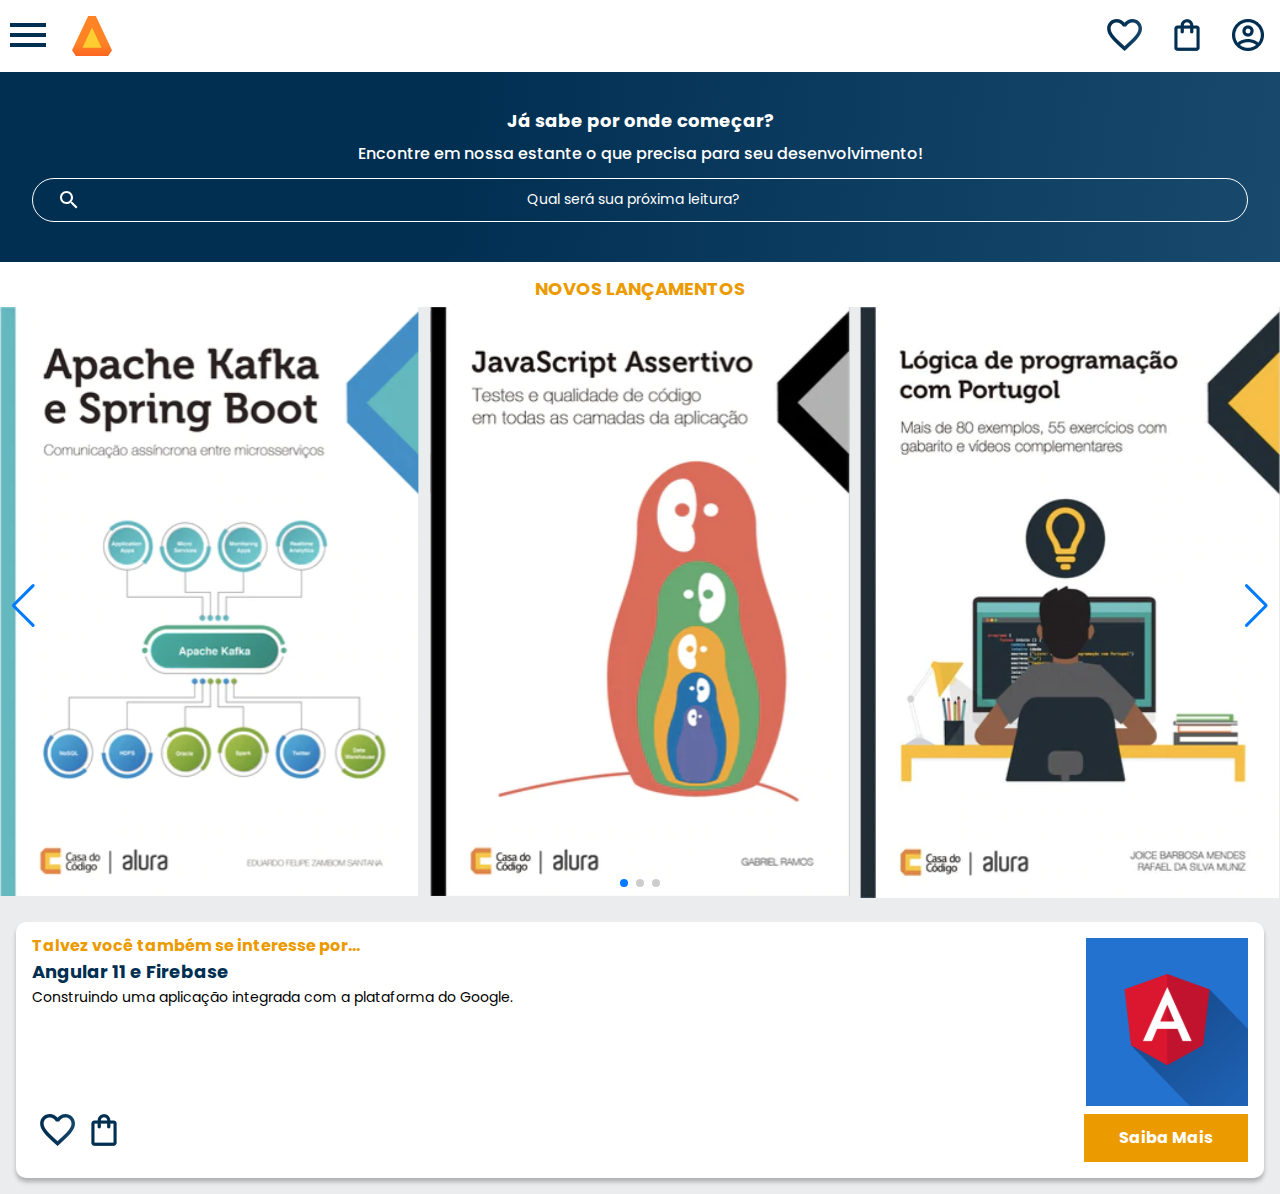
<file: index.html>
<!DOCTYPE html>
<html lang="pt-br">
<head>
    <meta charset="UTF-8">
    <meta http-equiv="X-UA-Compatible" content="IE=edge">
    <meta name="viewport" content="width=device-width, initial-scale=1.0">
    <link rel="stylesheet" href="styles/style.css">
    <link rel="preconnect" href="https://fonts.googleapis.com">
    <link rel="preconnect" href="https://fonts.gstatic.com" crossorigin>
    <link href="https://fonts.googleapis.com/css2?family=Poppins:wght@300;400;500;700&display=swap" rel="stylesheet">
    <link rel="stylesheet" href="https://cdn.jsdelivr.net/npm/swiper@9/swiper-bundle.min.css"/>
    <link rel="stylesheet" href="styles/reset.css">
    
    <title>Alurabook</title>
</head>
<body>
    <header class="cabeçalho">
        <div class="container">
            <input type="checkbox" id="menu" class="container_botao">
            <label for="menu">
                <span class="cabeçalho__menu-hamburguer container_imagem"></span>
            </label>
            <ul class="lista-menu">
                <li class="lista-menu__titulo">Categorias</li>
                <li class="lista-menu__item">
                    <a href="#" class="lista-menu__link">Programação</a>
                </li>
                <li class="lista-menu__item">
                    <a href="#" class="lista-menu__link">Front-end</a>
                </li>
                <li class="lista-menu__item">
                    <a href="#" class="lista-menu__link">Infraestrutura</a>
                </li>
                <li class="lista-menu__item">
                    <a href="#" class="lista-menu__link">Business</a>
                </li>
                <li class="lista-menu__item">
                    <a href="#" class="lista-menu__link">Design & UX</a>
                </li>
            </ul>
            <img src="img/Logo.svg" alt="" class="container_imagem">
        </div>
        <div class="container">
            <a href="#"><img src="img/Favoritos.svg" alt="Meus favorito" class="container_imagem"></a>
            <a href="#"><img src="img/Compras.png" alt="Carrinho de compras" class="container_imagem"></a>
            <a href="#"><img src="img/Usuario.png" alt="Meu perfil" class="container_imagem"></a>
        </div>
    </header>
    <section class="banner">
        <h2 class="banner_titulo">Já sabe por onde começar?</h2>
        <p class="banner_texto">Encontre em nossa
            estante o que precisa para seu desenvolvimento!</p>
        <input type="search" class="banner_pesquisa" placeholder="Qual será sua próxima leitura?">
    </section>
    <section class="carrossel">
        <h2 class="carrossel_titulo">Novos lançamentos</h2>
        <div class="swiper">
            <!-- Additional required wrapper -->
            <div class="swiper-wrapper">
              <!-- Slides -->
              <div class="swiper-slide"><img src="img/ApacheKafka.svg" alt="Livro sobre apache Kafka e blábláblá"></div>
              <div class="swiper-slide"><img src="img/Javascript.svg" alt=""></div>
              <div class="swiper-slide"><img src="img/Portugol.svg" alt=""></div>
              <div class="swiper-slide"><img src="img/Angular.svg" alt=""></div>
              <div class="swiper-slide"><img src="img/Arquitetura.svg" alt=""></div>
              
            </div>
            <!-- If we need pagination -->
            <div class="swiper-pagination"></div>
          
            <!-- If we need navigation buttons -->
            <div class="swiper-button-prev"></div>
            <div class="swiper-button-next"></div>
          
            <!-- If we need scrollbar -->
           <!-- <div class="swiper-scrollbar"></div>-->
          </div>
          <div class="card">
            <div class="card_descricao">
                <div class="descricao">
                    <h3 class="descricao_titulo">Talvez você também se interesse por...</h3>
                    <h2 class="descricao_titulo-livro">Angular 11 e Firebase</h2>
                    <p class="descricao_texto">Construindo uma aplicação integrada com
                    a plataforma do Google.</p>
                </div>
                <img src="img/Angular2.svg" class="descricao_imagem">
            </div>
            <div class="card_botoes">
                <ul class="botoes">
                    <li class="botoes_item"><img src="img/Favoritos.svg" alt="Favoritar livro"></li>
                    <li class="botoes_item"><img src="img/Compras.png" alt="Adicionar no carrinho de compras"></li>
                </ul>
                <a href="#" class="botoes_ancora">Saiba Mais</a>
            </div>
          </div>
    </section>
    <script src="https://cdn.jsdelivr.net/npm/swiper@9/swiper-bundle.min.js"></script>
<script>
    const swiper = new Swiper('.swiper', {
  //speed: 400,
  spaceBetween: 10,
  slidesPerView: 3,
  pagination: {
    el: '.swiper-pagination',
    type: 'bullets',
  },
});
</script>
</body>
</html>
</file>
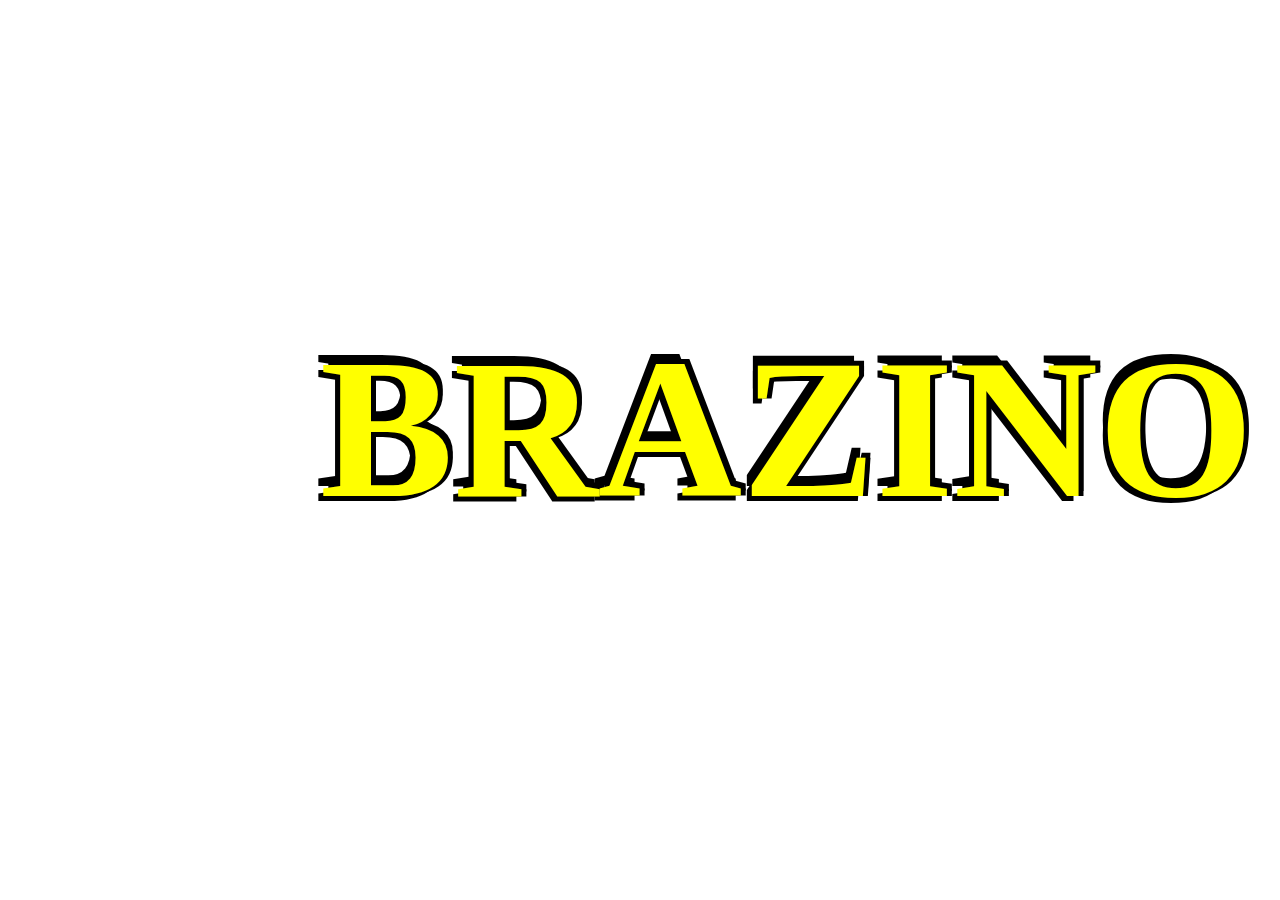
<file: MDM-main/index.html>
<!DOCTYPE html>
<html lang="en">
<head>
    <meta charset="UTF-8">
    <meta http-equiv="X-UA-Compatible" content="IE=edge">
    <meta name="viewport" content="width=device-width, initial-scale=1.0">
   
    <title>BRAZINO</title>
</head>
<body>
    <h1 style="font-size: 200px;color:yellow;text-shadow: -5px -10px 0px #000, 
    -5px 5px 0px #000,                    
     5px -5px 0px #000,                  
     5px 0px 0px #000;position:absolute;left: 25%;top: 20%;">BRAZINO</h1>
</body>
</html>
</file>
<file: styles/style.css>
@import url("header.css");
@import url("banner.css");
@import url("carrossel.css");

:root {
    --cor-de-fundo: #EBECEE;
    --branco: #FFFFFF;
    --laranja: #EB9B00;
    --azul-degrade: linear-gradient(97.54deg, #002F52 35.49%, #326589 165.37%);
    --fonte-principal: "Poppins";
    --azul: #002f52;
}
body {
    background-color: var(--cor-de-fundo);
    font-family: var(--fonte-principal);
    font-size: 16px;
    font-weight: 400;
}
</file>
